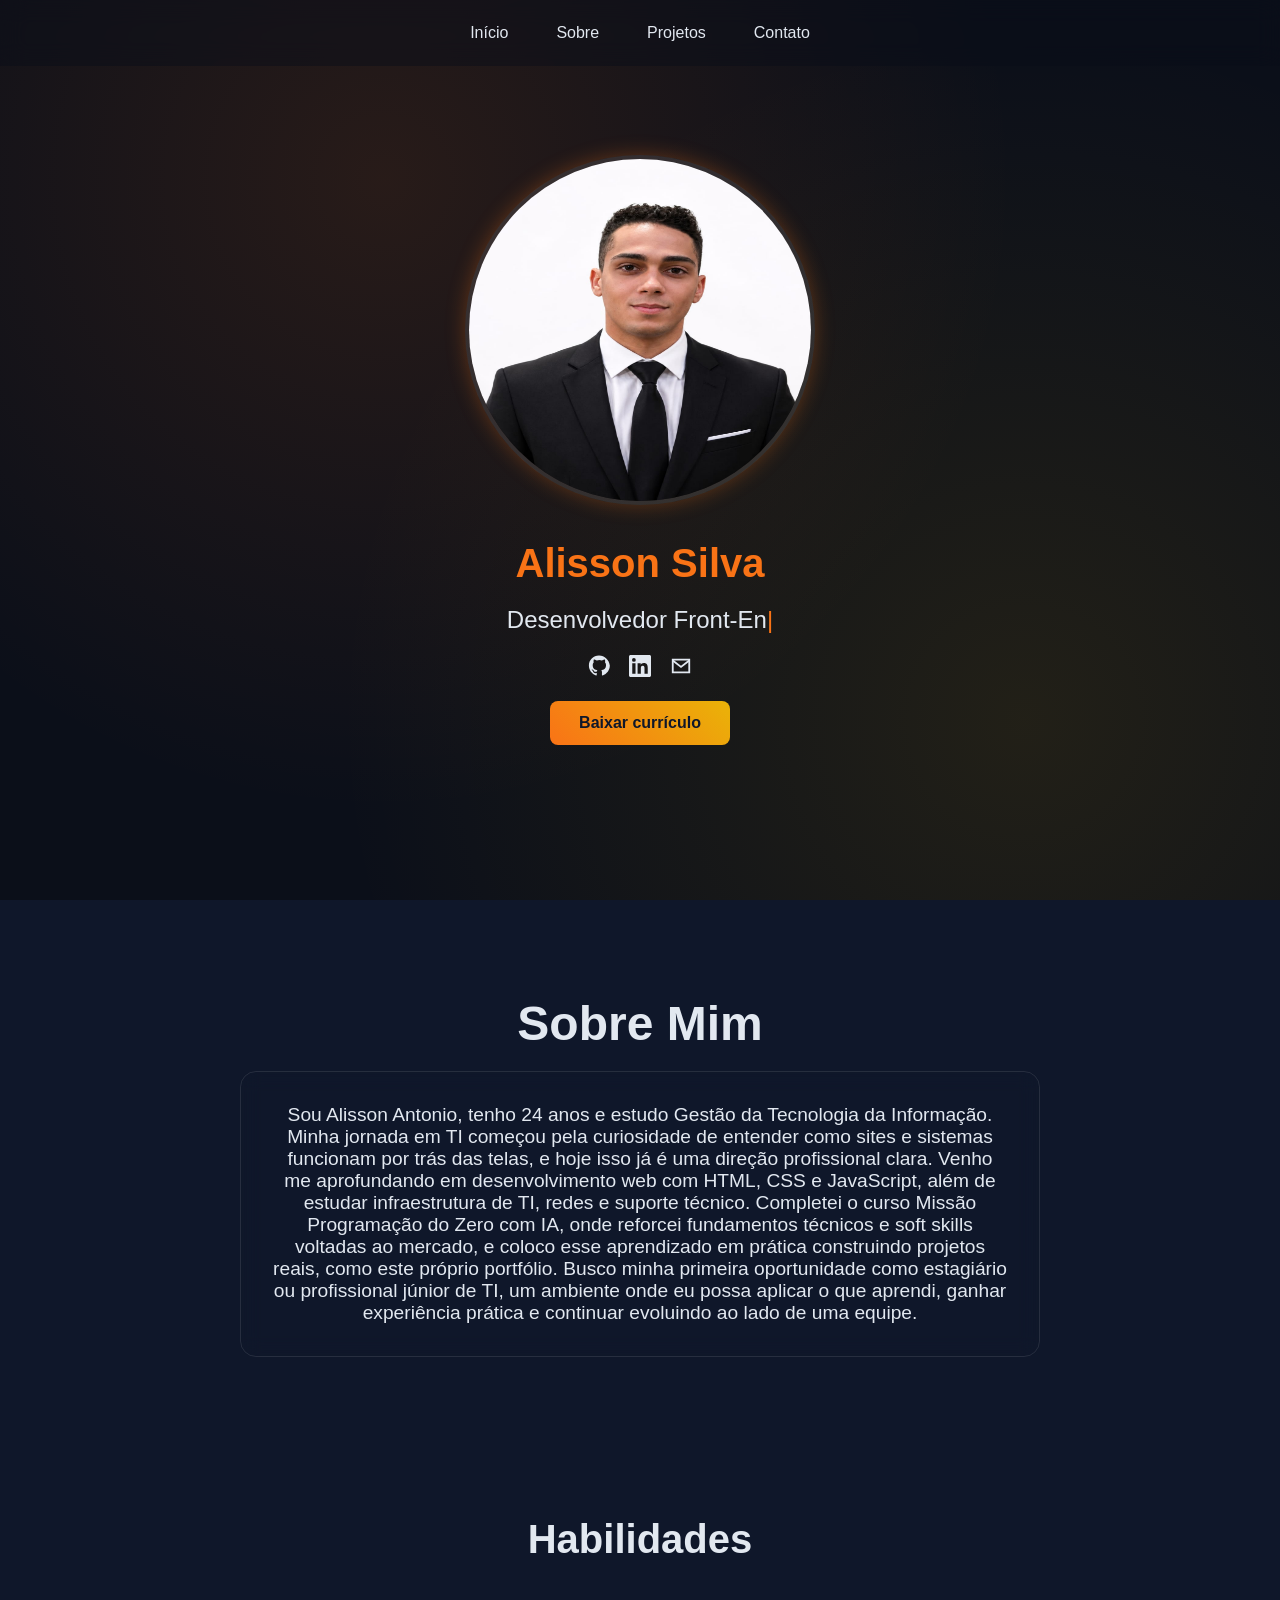
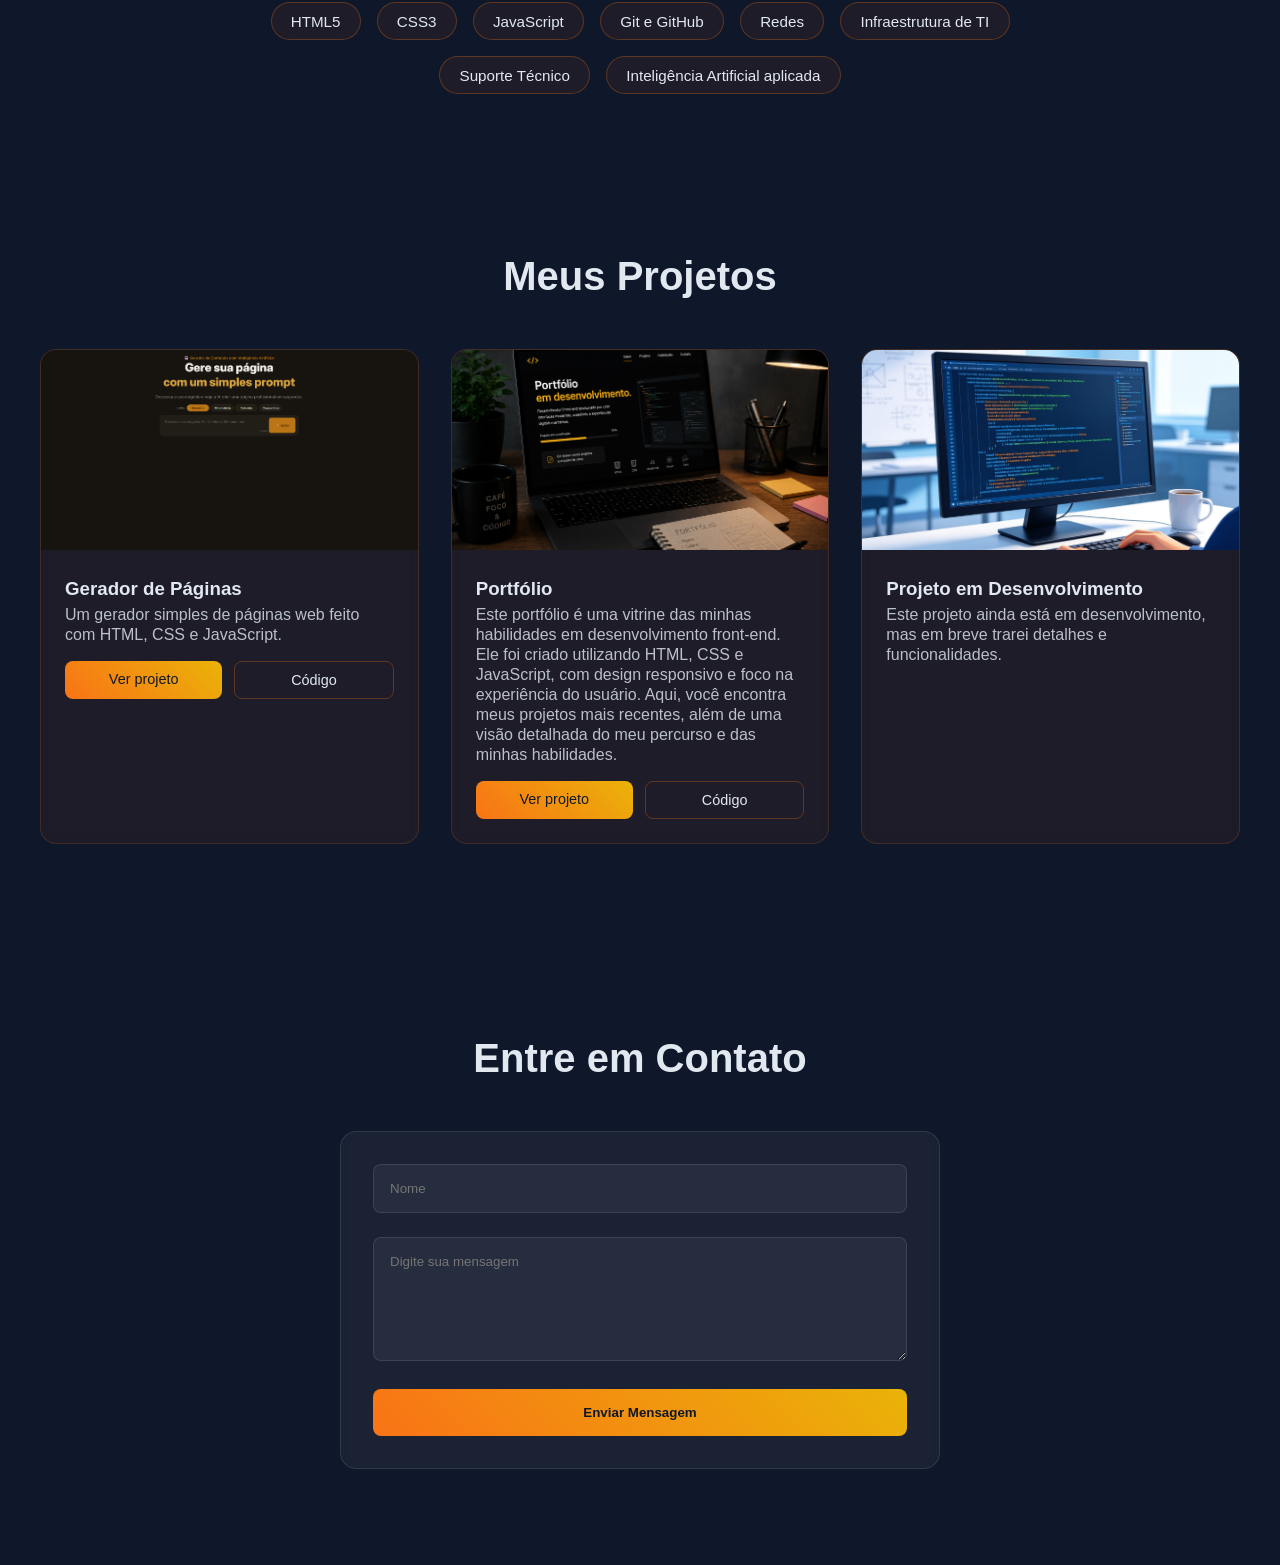
<file: index.html>
<!DOCTYPE html>
<html lang="pt-BR">

<head>
    <meta charset="UTF-8">
    <meta name="viewport" content="width=device-width, initial-scale=1.0">
    <meta name="description" content="Portfólio de Alisson Antonio, estudante de Gestão da Tecnologia da Informação com foco em desenvolvimento web, suporte técnico e infraestrutura de TI.">
    <link rel="stylesheet" href="styles.css">
    <link rel="icon" href="data:image/svg+xml,%3Csvg xmlns='http://www.w3.org/2000/svg' viewBox='0 0 100 100'%3E%3Crect width='100' height='100' rx='20' fill='%230f172a'/%3E%3Ctext x='50' y='63' font-size='42' font-family='monospace' font-weight='bold' fill='%23f97316' text-anchor='middle'%3E%3C/%3E%3C/text%3E%3C/svg%3E">
    <title>Alisson Antonio | Desenvolvedor Front-End</title>
</head>

<body>
    <div class="particulas"></div>


    <nav class="navegacao">
        <ul class="menu">
            <li>
                <a href="#inicio" class="menu-link">Início</a>
            </li>
            <li>
                <a href="#sobre" class="menu-link">Sobre</a>
            </li>
            <li>
                <a href="#projetos" class="menu-link">Projetos</a>
            </li>
            <li>
                <a href="#contatos" class="menu-link">Contato</a>
            </li>
        </ul>

    </nav>

    <main id="inicio" class="cabecalho">
        <img src="./perfil-novo.jpeg" alt="Foto do Alisson Silva" class="foto-perfil">
        <h1>Alisson Silva</h1>
        <p class="cabecalho-sub-titulo"><span id="texto-digitando"></span><span class="cursor-digitando">|</span></p>

        <div class="redes-sociais">
            <a href="https://github.com/alyssongl656-alt" target="_blank" rel="noopener" class="rede-link" aria-label="GitHub">
                <svg width="22" height="22" viewBox="0 0 24 24" fill="currentColor"><path d="M12 .5C5.73.5.98 5.24.98 11.52c0 5.02 3.26 9.28 7.79 10.79.57.1.78-.25.78-.55 0-.27-.01-1.16-.02-2.11-3.17.69-3.84-1.35-3.84-1.35-.52-1.32-1.27-1.67-1.27-1.67-1.04-.71.08-.7.08-.7 1.15.08 1.75 1.18 1.75 1.18 1.02 1.75 2.68 1.24 3.33.95.1-.74.4-1.24.73-1.53-2.53-.29-5.19-1.27-5.19-5.63 0-1.24.44-2.26 1.17-3.06-.12-.29-.51-1.46.11-3.04 0 0 .96-.31 3.14 1.17a10.9 10.9 0 0 1 5.72 0c2.18-1.48 3.14-1.17 3.14-1.17.62 1.58.23 2.75.11 3.04.73.8 1.17 1.82 1.17 3.06 0 4.37-2.67 5.34-5.21 5.62.41.36.77 1.06.77 2.14 0 1.55-.01 2.79-.01 3.17 0 .3.21.66.79.55 4.52-1.51 7.78-5.77 7.78-10.79C23.02 5.24 18.27.5 12 .5z"/></svg>
            </a>
            <a href="https://linkedin.com/in/alisson-antonio-ti" target="_blank" rel="noopener" class="rede-link" aria-label="LinkedIn">
                <svg width="22" height="22" viewBox="0 0 24 24" fill="currentColor"><path d="M20.45 20.45h-3.55v-5.57c0-1.33-.02-3.03-1.85-3.03-1.85 0-2.14 1.45-2.14 2.94v5.66H9.36V9h3.41v1.56h.05c.47-.9 1.63-1.85 3.36-1.85 3.59 0 4.26 2.37 4.26 5.45v6.29zM5.34 7.43a2.06 2.06 0 1 1 0-4.12 2.06 2.06 0 0 1 0 4.12zM7.11 20.45H3.56V9h3.55v11.45zM22.22 0H1.77C.79 0 0 .77 0 1.73v20.54C0 23.23.79 24 1.77 24h20.45c.98 0 1.78-.77 1.78-1.73V1.73C24 .77 23.2 0 22.22 0z"/></svg>
            </a>
            <a href="mailto:alisson.with.faith@gmail.com" class="rede-link" aria-label="E-mail">
                <svg width="22" height="22" viewBox="0 0 24 24" fill="none" stroke="currentColor" stroke-width="2"><path d="M3 5h18v14H3z"/><path d="m3 6 9 7 9-7"/></svg>
            </a>
        </div>

        <a href="./curriculo-alisson-antonio.pdf" download class="botao-curriculo">Baixar currículo</a>
    </main>

    <section id="sobre" class="sobre reveal">
        <h2 class="sobre-titulo">Sobre Mim</h2>
        <div class="sobre-caixa">
            <p class="sobre-paragrafo">
                Sou Alisson Antonio, tenho 24 anos e estudo Gestão da Tecnologia da Informação. Minha jornada em TI começou pela curiosidade de entender como sites e sistemas funcionam por trás das telas, e hoje isso já é uma direção profissional clara.
                Venho me aprofundando em desenvolvimento web com HTML, CSS e JavaScript, além de estudar infraestrutura de TI, redes e suporte técnico. Completei o curso Missão Programação do Zero com IA, onde reforcei fundamentos técnicos e soft skills voltadas ao mercado, e coloco esse aprendizado em prática construindo projetos reais, como este próprio portfólio.
                Busco minha primeira oportunidade como estagiário ou profissional júnior de TI, um ambiente onde eu possa aplicar o que aprendi, ganhar experiência prática e continuar evoluindo ao lado de uma equipe.
            </p>
        </div>
    </section>

    <section id="habilidades" class="habilidades reveal">
        <h2 class="habilidades-titulo">Habilidades</h2>
        <div class="habilidades-caixa">
            <span class="habilidade-badge">HTML5</span>
            <span class="habilidade-badge">CSS3</span>
            <span class="habilidade-badge">JavaScript</span>
            <span class="habilidade-badge">Git e GitHub</span>
            <span class="habilidade-badge">Redes</span>
            <span class="habilidade-badge">Infraestrutura de TI</span>
            <span class="habilidade-badge">Suporte Técnico</span>
            <span class="habilidade-badge">Inteligência Artificial aplicada</span>
        </div>
    </section>

    <section id="projetos" class="projetos reveal">
        <h2 class="projetos-titulo">Meus Projetos</h2>
        <div class="projetos-caixa">

            <div class="projetos-Gerador">
                <img src="./gerador.png" alt="Projeto Gerador de paginas" class="projetos-imagem">
                <div class="caixa-textos-projetos">
                    <h3 class="info-projetos">Gerador de Páginas</h3>
                    <p class="paragrafo-projetos"> Um gerador simples de páginas web feito com HTML, CSS e JavaScript.
                    </p>
                    <div class="links-projeto">
                        <a href="https://gerador-conteudo-ia.vercel.app" target="_blank" rel="noopener" class="btn-projeto">Ver projeto</a>
                        <a href="https://github.com/alyssongl656-alt/gerador-conteudo-ia" target="_blank" rel="noopener" class="btn-projeto btn-projeto-secundario">Código</a>
                    </div>
                </div>
            </div>

            <div class="projetos-Gerador">
                <img src="./projeto3.png" alt="Projeto Portfólio" class="projetos-imagem">
                <div class="caixa-textos-projetos">
                    <h3 class="info-projetos">Portfólio</h3>
                    <p class="paragrafo-projetos"> Este portfólio é uma vitrine das minhas habilidades em
                        desenvolvimento
                        front-end. Ele foi criado utilizando HTML, CSS e JavaScript, com design responsivo e foco na
                        experiência do usuário. Aqui, você encontra meus projetos mais recentes, além de uma visão
                        detalhada
                        do meu percurso e das minhas habilidades.</p>
                    <div class="links-projeto">
                        <a href="https://alyssongl656-alt.github.io/" target="_blank" rel="noopener" class="btn-projeto">Ver projeto</a>
                        <a href="https://github.com/alyssongl656-alt/alyssongl656-alt.github.io" target="_blank" rel="noopener" class="btn-projeto btn-projeto-secundario">Código</a>
                    </div>
                </div>
            </div>

            <div class="projetos-Gerador">
                <img src="./projeto4.jpeg" alt="Projeto em Desenvolvimento" class="projetos-imagem">
                <div class="caixa-textos-projetos">
                    <h3 class="info-projetos">Projeto em Desenvolvimento</h3>
                    <p class="paragrafo-projetos"> Este projeto ainda está em desenvolvimento, mas em breve trarei
                        detalhes
                        e funcionalidades.</p>
                </div>
            </div>


        </div>
    </section>

    <section id="contatos" class="contatos reveal">
        <h2 class="contatos-titulo">Entre em Contato</h2>

        <form class="contato-formulario" id="formulario" onsubmit="enviarMensagem(event)">
            <div class="grupo-form">
                <input placeholder="Nome" class="campo-form" id="nome">
            </div>

            <div class="grupo-form">
                <textarea class="campo-form" placeholder="Digite sua mensagem" rows="6" id="mensagem"></textarea>
            </div>

            <button type="submit" class="botao-form">Enviar Mensagem</button>
        </form>
    </section>

    <script>

        function enviarMensagem(event) {
            event.preventDefault();

            const nome = document.getElementById('nome').value;
            const mensagem = document.getElementById('mensagem').value;
            const telefone = "5582994211185";

            const texto = `Olá, meu nome é ${nome}, ${mensagem}`;
            const msgFormatada = encodeURIComponent(texto);

            const url = `https://wa.me/${telefone}?text=${msgFormatada}`;

            window.open(url, '_blank');
        }

        const frasesDigitando = ["Desenvolvedor Front-End", "Estudante de TI", "Suporte Técnico"];
        let indiceFrase = 0;
        let indiceLetra = 0;
        let apagando = false;
        const elementoDigitando = document.getElementById('texto-digitando');

        function digitar() {
            const fraseAtual = frasesDigitando[indiceFrase];

            if (!apagando) {
                indiceLetra++;
                elementoDigitando.textContent = fraseAtual.slice(0, indiceLetra);
                if (indiceLetra === fraseAtual.length) {
                    apagando = true;
                    setTimeout(digitar, 1800);
                    return;
                }
            } else {
                indiceLetra--;
                elementoDigitando.textContent = fraseAtual.slice(0, indiceLetra);
                if (indiceLetra === 0) {
                    apagando = false;
                    indiceFrase = (indiceFrase + 1) % frasesDigitando.length;
                }
            }

            setTimeout(digitar, apagando ? 40 : 80);
        }

        digitar();

        const elementosRevelar = document.querySelectorAll('.reveal');
        const observador = new IntersectionObserver((entradas) => {
            entradas.forEach((entrada) => {
                if (entrada.isIntersecting) {
                    entrada.target.classList.add('reveal-ativo');
                    observador.unobserve(entrada.target);
                }
            });
        }, { threshold: 0.15 });

        elementosRevelar.forEach((el) => observador.observe(el));
    </script>

</body>

</html>
</file>
<file: styles.css>
* {
    margin: 0;
    padding: 0;
    box-sizing: border-box;
    font-family:'Segoe UI', Tahoma, Geneva, Verdana, sans-serif
}

html {
    scroll-behavior: smooth;
}

:root {
    --primaria: #f97316;
    --secundaria: #eab308;
    --escuro: #0f172a;
    --mais-Escuro: #0a0f1c;
    --claro: #e2e8f0;
    --vidro: rgba(255, 255, 255, 0.1);
}

body {
    background-color: var(--escuro);
    color: var(--claro);
}

.navegacao {
    position: fixed;
    background: rgba(11, 15, 25, 0.45);
    backdrop-filter: blur(12px);
    -webkit-backdrop-filter: blur(12px);
    width: 100%;
    z-index: 100;
    padding: 1.5rem 0;
}

.menu { 
    display: flex;
    justify-content: center;
    list-style: none;
    gap: 3rem;
}

.menu-link {
    text-decoration: none;
    color: var(--claro);
    font-weight: 500;
    position: relative;
    padding: 0.5rem 0;
}

.menu-link::after {
    content: '';
    height: 2px;
    width: 0;
    position: absolute;
    bottom: 0;
    left: 0;
    background: linear-gradient(90deg, var(--primaria), var(--secundaria));
    transition: width 0.5s ease;
}

.menu-link:hover::after {
    width: 100%;
}

.foto-perfil {
    width: 350px;
    height: 350px;
    box-shadow: 0 0px 20px rgba(249, 115, 22, 0.3);
    border-radius: 50%;
    border: 4px solid var(--vidro);
    margin-bottom: 1rem;
    animation: flutuar 5s ease-in-out infinite;
}

.cabecalho {
   min-height: 100vh;
   display: flex;
   justify-content: center;
   align-items: center;
    flex-direction: column;
}

h1 {
    font-size: 2.5rem;
    color: var(--primaria);
    font-weight: bold;
    margin: 20px;
}

.cabecalho-sub-titulo {
    font-size: 1.5rem;
    color: var(--claro);
    margin-bottom: 20px;
}

.sobre {
    padding: 6rem 2rem;
}

.sobre-titulo {
    font-size: 3rem;
    color: var(--claro);
    text-align: center;
    margin-bottom: 20px;
}

.sobre-caixa {
    padding: 2rem;
    max-width: 800px;
    margin: 0 auto;
    border-radius: 16px;
    border: 1px solid var(--vidro);
    backdrop-filter: blur(10px);
    background: rgba(255, 255, 255, 0.0);
}

.sobre-paragrafo {
    text-align: center;
    font-size: 1.2rem;
}

.projetos {
    padding: 6rem 2rem;
}

.projetos-caixa {
    display: grid;
    grid-template-columns: repeat(auto-fit, minmax(300px, 1fr));
    gap: 2rem;
    max-width: 1200px;
    margin: 0 auto;

}

.projetos-Gerador {
    background: rgba(249, 115, 22, 0.06);
    border-radius: 16px;
    backdrop-filter: blur(5px);
    border: 1px solid rgba(249, 115, 22, 0.18);
    overflow: hidden;
    transition: all 0.5s ease;
    cursor: pointer;
}

.projetos-titulo {
    text-align: center;
    font-size: 2.5rem;
    margin-bottom: 50px;
}

.projetos-Gerador:hover {
    box-shadow: 0 10px 20px rgba(249, 115, 22, 0.2);
    transform: translateY(-10px) scale(1.03);
}

.projetos-imagem {
   height: 200px;
   width: 100%;
   object-fit: cover;
}

.caixa-textos-projetos {
    padding: 1.5rem;
}

.paragrafo-projetos {
   color: rgba(226, 232, 240, 0.8);
   line-height: 1.25rem;
}

.info-projetos {
margin-bottom: 5px;
}

.contatos {
    padding: 6rem 2rem;
}
.contatos-titulo{
    text-align: center;
    font-size: 2.5rem;
    margin-bottom: 50px;
}
.contato-formulario {
    max-width: 600px;
    margin: 0 auto;
    background: rgba(255, 255, 255, 0.05);
    backdrop-filter: blur(5px);
    padding: 2rem;
    border: 1px solid var(--vidro);
    border-radius: 16px;
}
.campo-form {
    width: 100%;
    padding: 1rem;
    background: rgba(255, 255, 255, 0.05);
    border-radius: 8px;
    color: var(--claro);
    border: 1px solid var(--vidro);
    outline: none;  
}

.campo-form:focus {
    border-color: var(--secundaria);
    box-shadow: 0 0 10px rgba(249, 115, 22, 0.3);

}

.grupo-form {
    margin-bottom: 1.5rem;
}

.botao-form {
    color: var(--escuro);
    background: linear-gradient(45deg, var(--primaria), var(--secundaria));
    padding: 1rem 2rem;
    border: none;
    border-radius: 8px;
    cursor: pointer;
    font-weight: bold;
    width: 100%;
    transition: all 0.5s ease;
}

.botao-form:hover {
    transform: translateY(-4px);
    box-shadow: 0 5px 15px rgba(249, 115, 22, 0.4);
}

.particulas {
    position: fixed;
    top: 0;
    left: 0;
    width: 100%;
    height: 100%;
    z-index: -1;
    background:
    radial-gradient(circle at 30% 20%, rgba(249, 115, 22, 0.12), transparent 55%),
    radial-gradient(circle at 80% 80%, rgba(234, 179, 8, 0.10), transparent 55%),
    #0b0f19;
}

@keyframes flutuar {
    0%, 100% {
        transform: translateY(0);
    }
    50% {
        transform: translateY(-20px);
    }
}

@media (max-width: 768px) {
    .menu {
        gap: 1.5rem;
        flex-wrap: wrap;
        padding: 0 1rem;
    }

    .navegacao {
        padding: 1rem 0;
    }

    .foto-perfil {
        width: 220px;
        height: 220px;
    }

    h1 {
        font-size: 2rem;
        text-align: center;
    }

    .cabecalho-sub-titulo {
        font-size: 1.2rem;
        text-align: center;
    }

    .sobre-titulo,
    .projetos-titulo,
    .contatos-titulo {
        font-size: 2.2rem;
    }

    .sobre {
        padding: 4rem 1.5rem;
    }

    .sobre-caixa {
        padding: 1.5rem;
    }

    .sobre-paragrafo {
        font-size: 1rem;
    }

    .projetos,
    .contatos {
        padding: 4rem 1.5rem;
    }

    .projetos-caixa {
        grid-template-columns: 1fr;
    }

    .contato-formulario {
        padding: 1.5rem;
    }

    .habilidades {
        padding: 3rem 1.5rem;
    }

    .habilidades-titulo {
        font-size: 2.2rem;
    }

    .links-projeto {
        flex-direction: column;
    }
}

@media (max-width: 480px) {
    .menu {
        gap: 1rem;
        font-size: 0.9rem;
    }

    .foto-perfil {
        width: 160px;
        height: 160px;
    }

    h1 {
        font-size: 1.6rem;
    }

    .cabecalho-sub-titulo {
        font-size: 1rem;
    }

    .sobre-titulo,
    .projetos-titulo,
    .contatos-titulo {
        font-size: 1.8rem;
    }
}

.cabecalho-sub-titulo {
    min-height: 1.8rem;
}

.cursor-digitando {
    color: var(--primaria);
    animation: piscar 0.8s infinite;
}

@keyframes piscar {
    0%, 100% { opacity: 1; }
    50% { opacity: 0; }
}

.redes-sociais {
    display: flex;
    gap: 1.2rem;
    margin-bottom: 1.5rem;
}

.rede-link {
    color: var(--claro);
    display: flex;
    transition: color 0.3s ease, transform 0.3s ease;
}

.rede-link:hover {
    color: var(--primaria);
    transform: translateY(-3px);
}

.botao-curriculo {
    text-decoration: none;
    color: var(--escuro);
    background: linear-gradient(45deg, var(--primaria), var(--secundaria));
    padding: 0.8rem 1.8rem;
    border-radius: 8px;
    font-weight: bold;
    transition: all 0.5s ease;
}

.botao-curriculo:hover {
    transform: translateY(-4px);
    box-shadow: 0 5px 15px rgba(249, 115, 22, 0.4);
}

.habilidades {
    padding: 4rem 2rem;
}

.habilidades-titulo {
    text-align: center;
    font-size: 2.5rem;
    margin-bottom: 40px;
}

.habilidades-caixa {
    display: flex;
    flex-wrap: wrap;
    justify-content: center;
    gap: 1rem;
    max-width: 900px;
    margin: 0 auto;
}

.habilidade-badge {
    padding: 0.6rem 1.2rem;
    border-radius: 999px;
    border: 1px solid rgba(249, 115, 22, 0.3);
    background: rgba(249, 115, 22, 0.06);
    color: var(--claro);
    font-size: 0.95rem;
    font-weight: 500;
    transition: all 0.3s ease;
}

.habilidade-badge:hover {
    background: rgba(249, 115, 22, 0.15);
    border-color: var(--primaria);
    transform: translateY(-3px);
}

.links-projeto {
    display: flex;
    gap: 0.75rem;
    margin-top: 1rem;
}

.btn-projeto {
    flex: 1;
    text-align: center;
    text-decoration: none;
    padding: 0.6rem 1rem;
    border-radius: 8px;
    font-size: 0.9rem;
    font-weight: 500;
    color: var(--escuro);
    background: linear-gradient(45deg, var(--primaria), var(--secundaria));
    transition: all 0.3s ease;
}

.btn-projeto-secundario {
    color: var(--claro);
    background: transparent;
    border: 1px solid rgba(249, 115, 22, 0.3);
}

.btn-projeto:hover {
    transform: translateY(-3px);
    box-shadow: 0 5px 15px rgba(249, 115, 22, 0.3);
}

.reveal {
    opacity: 0;
    transform: translateY(40px);
    transition: opacity 0.8s ease, transform 0.8s ease;
}

.reveal-ativo {
    opacity: 1;
    transform: translateY(0);
}
</file>
